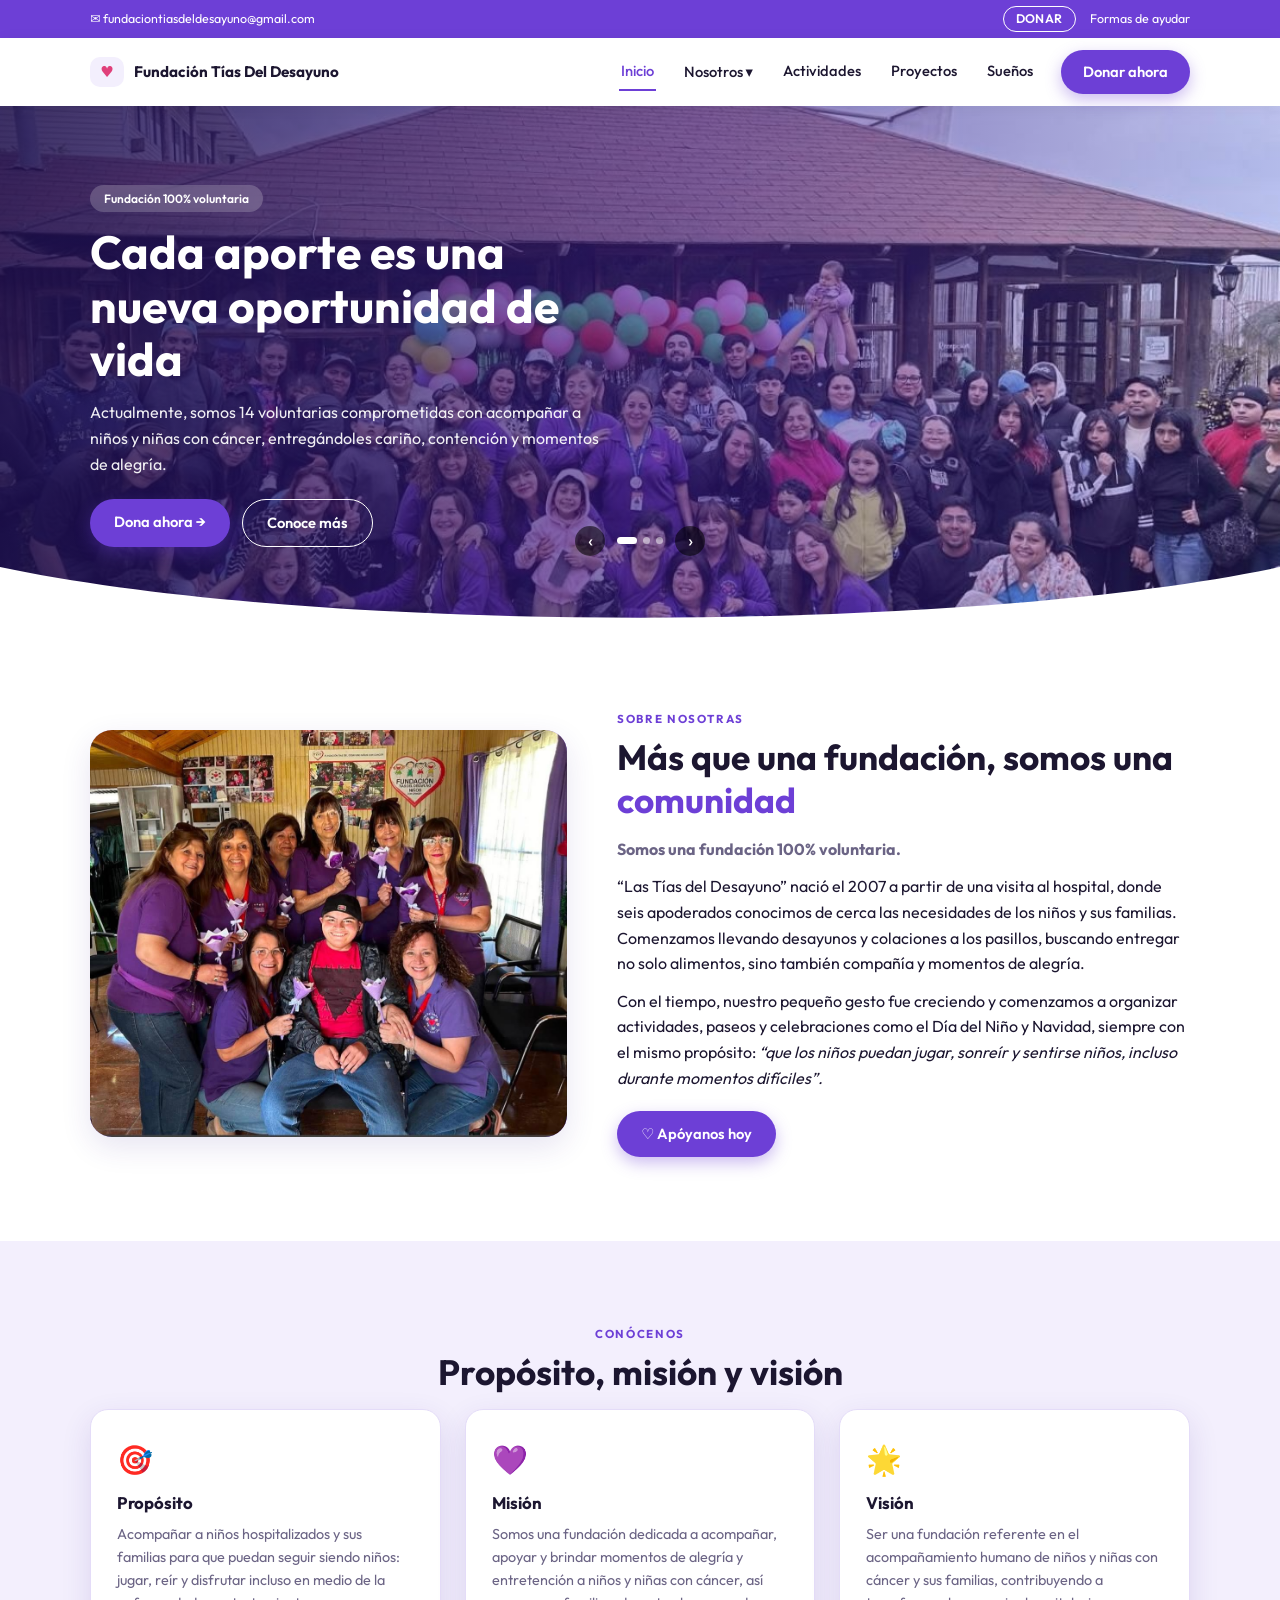
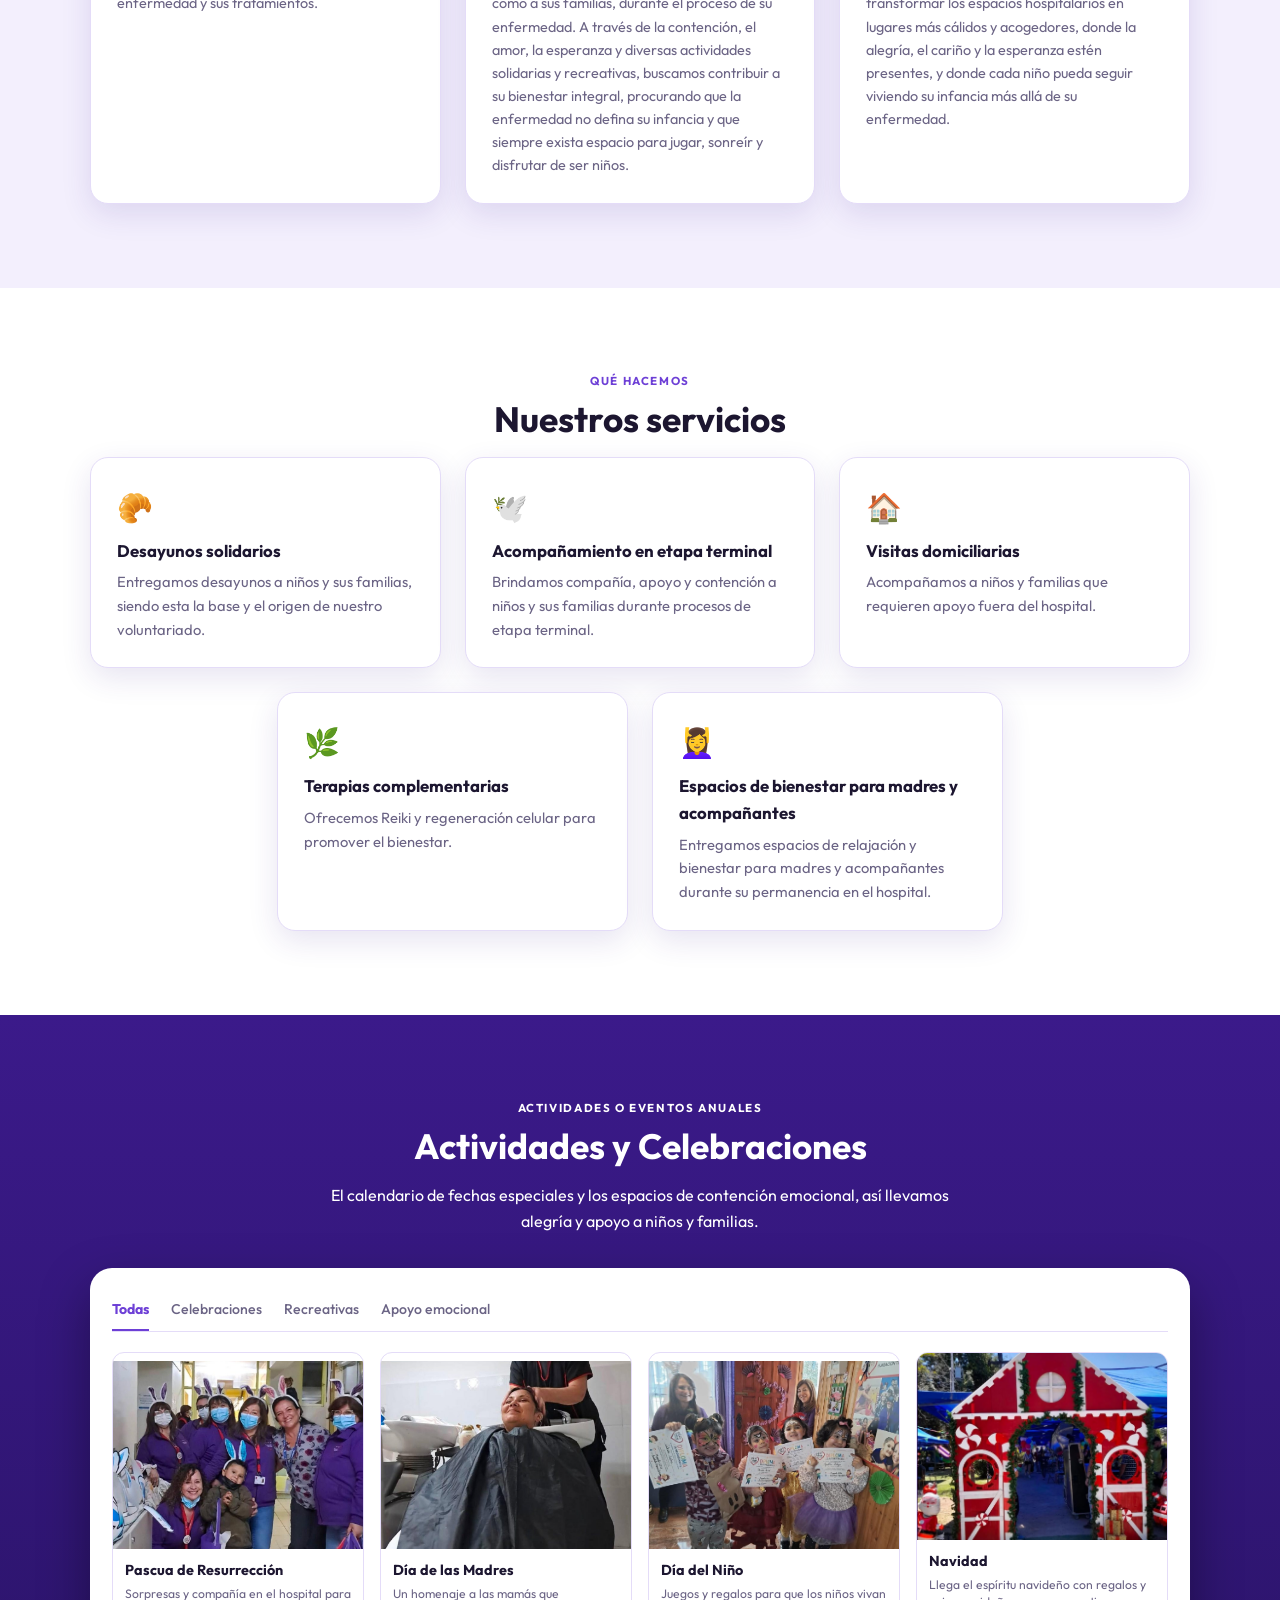
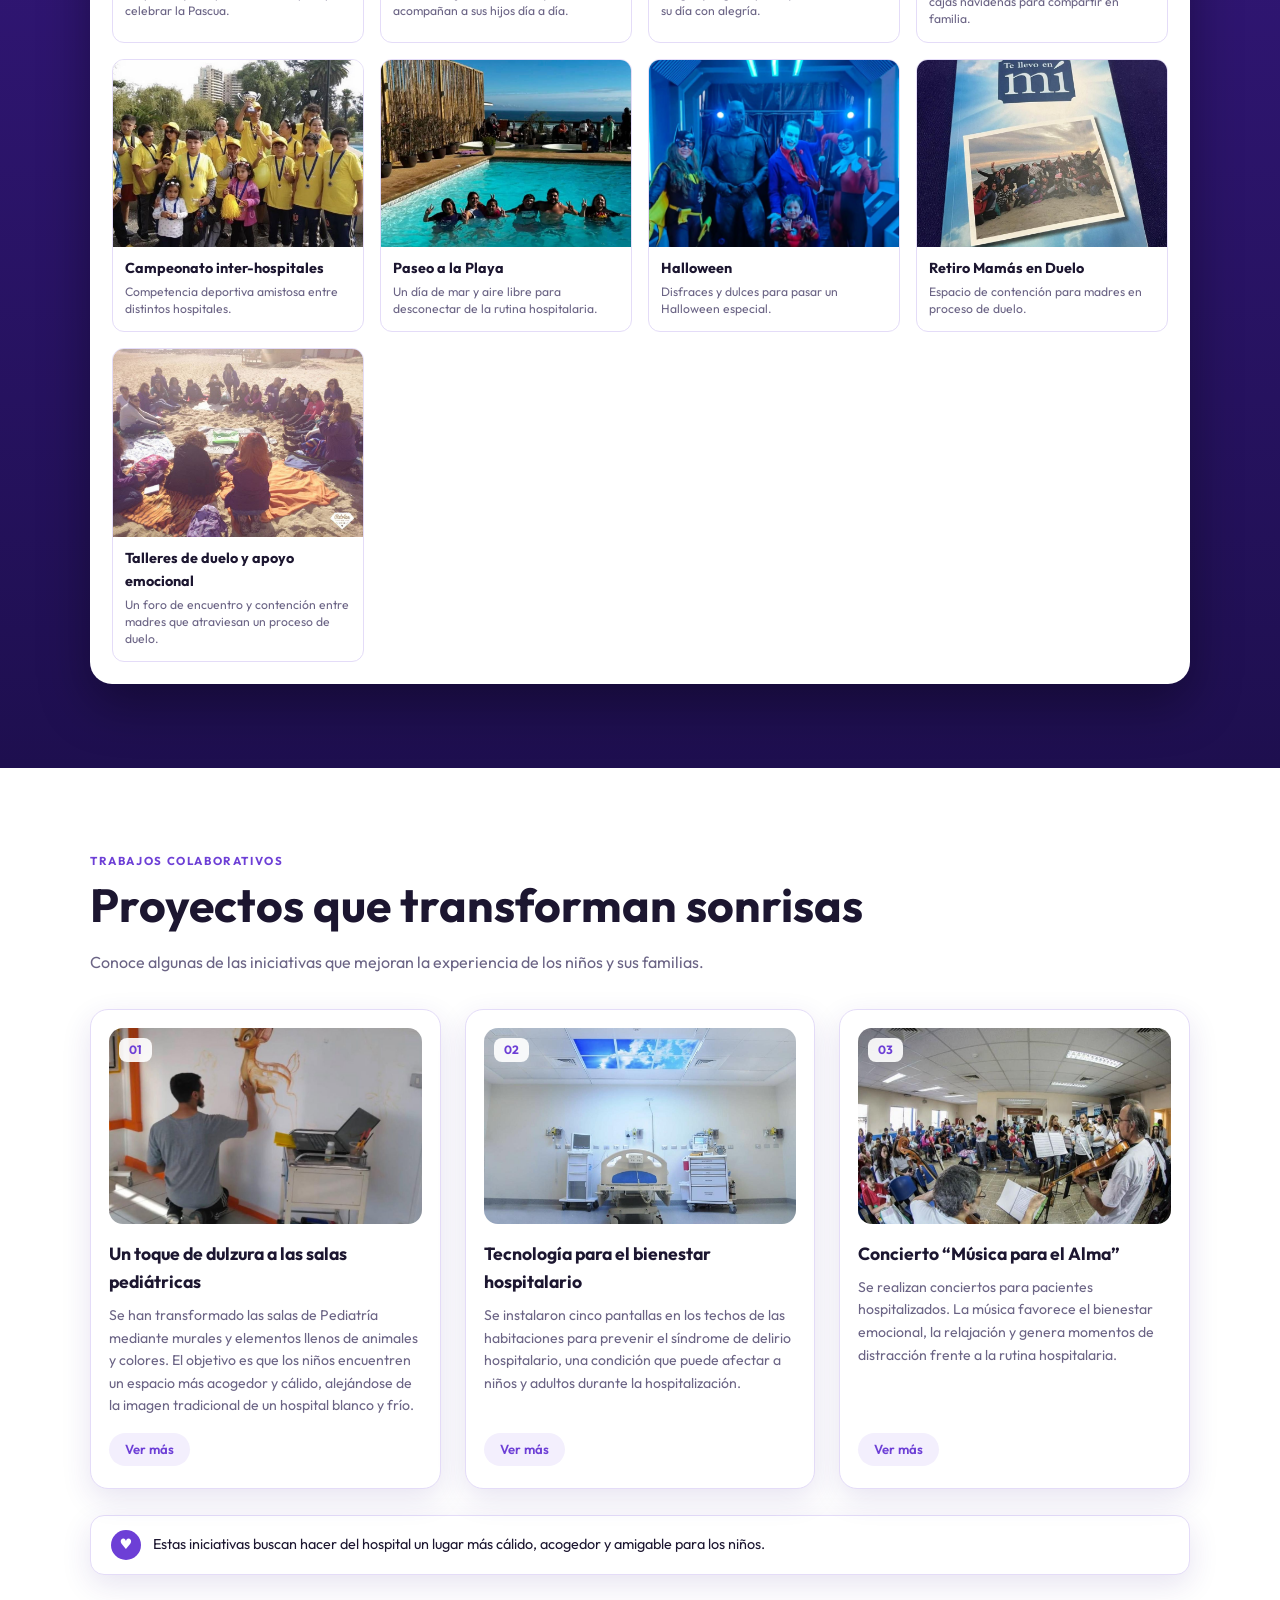
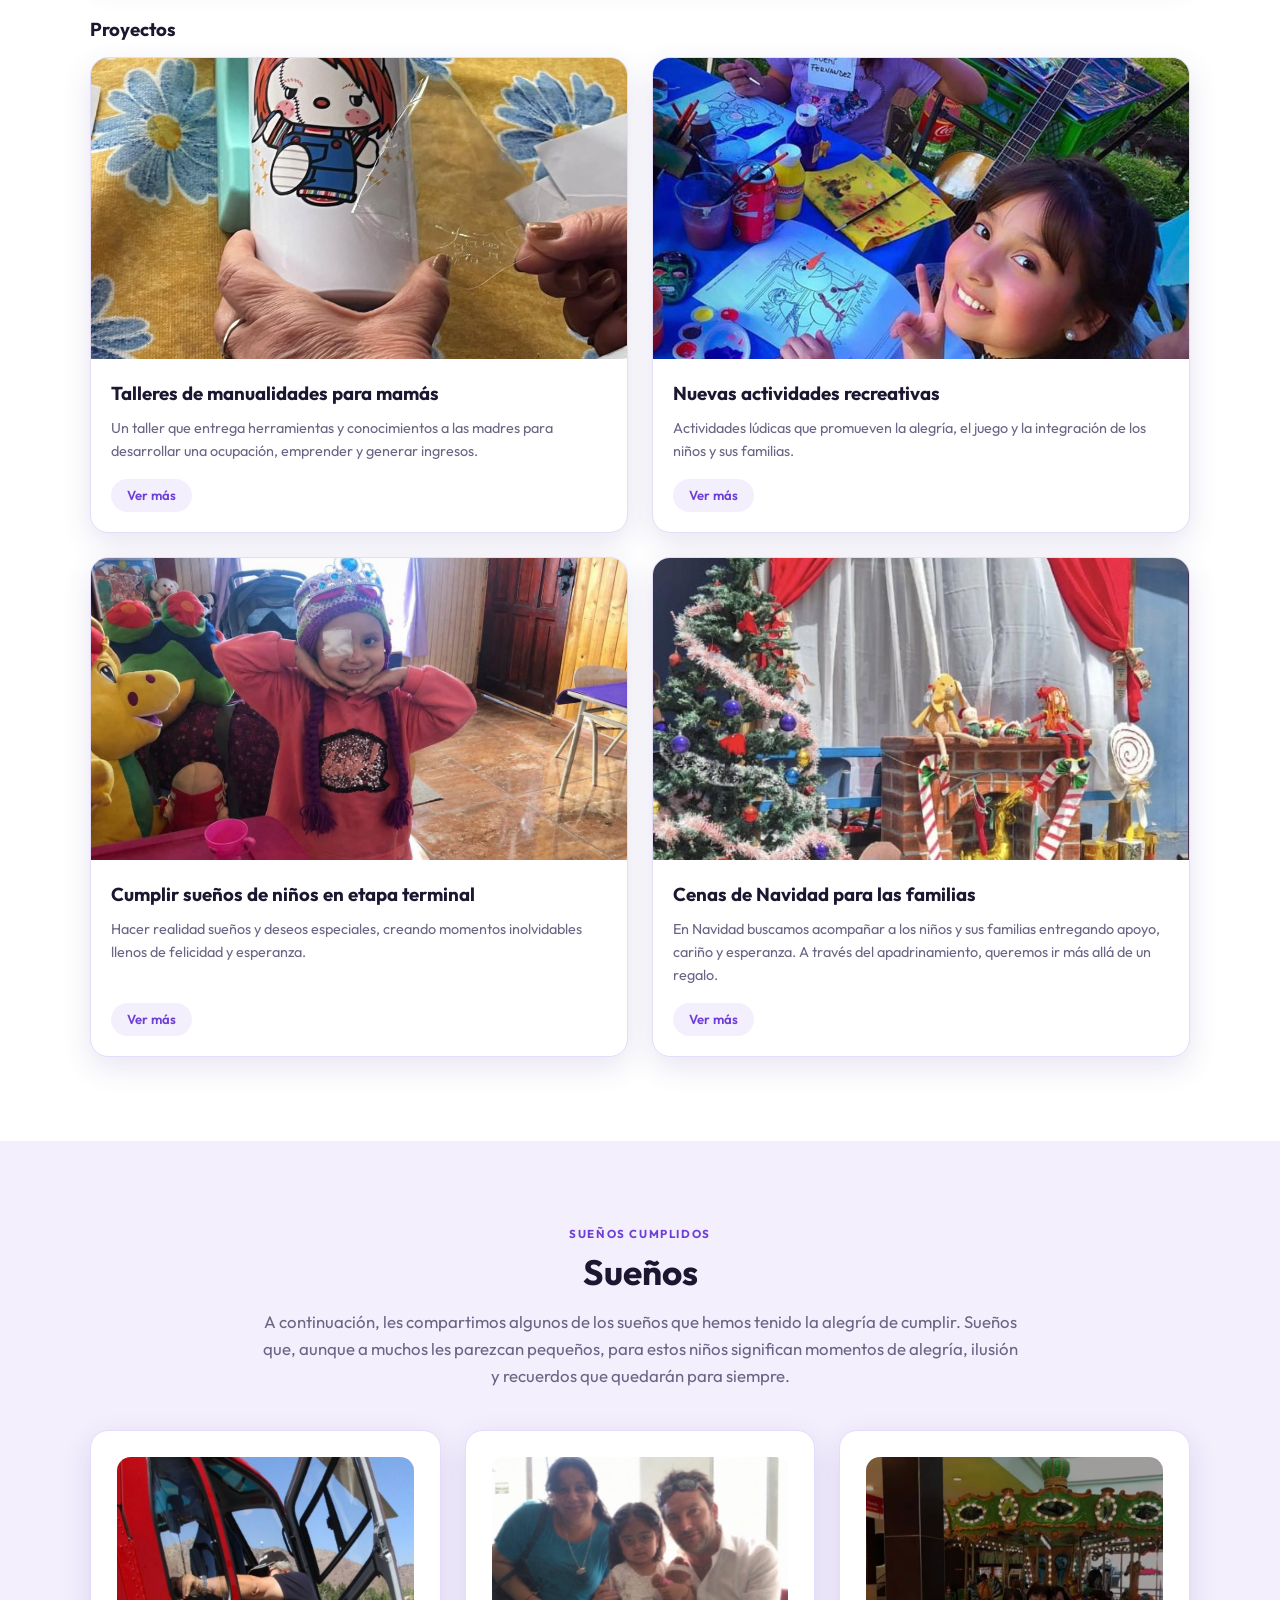
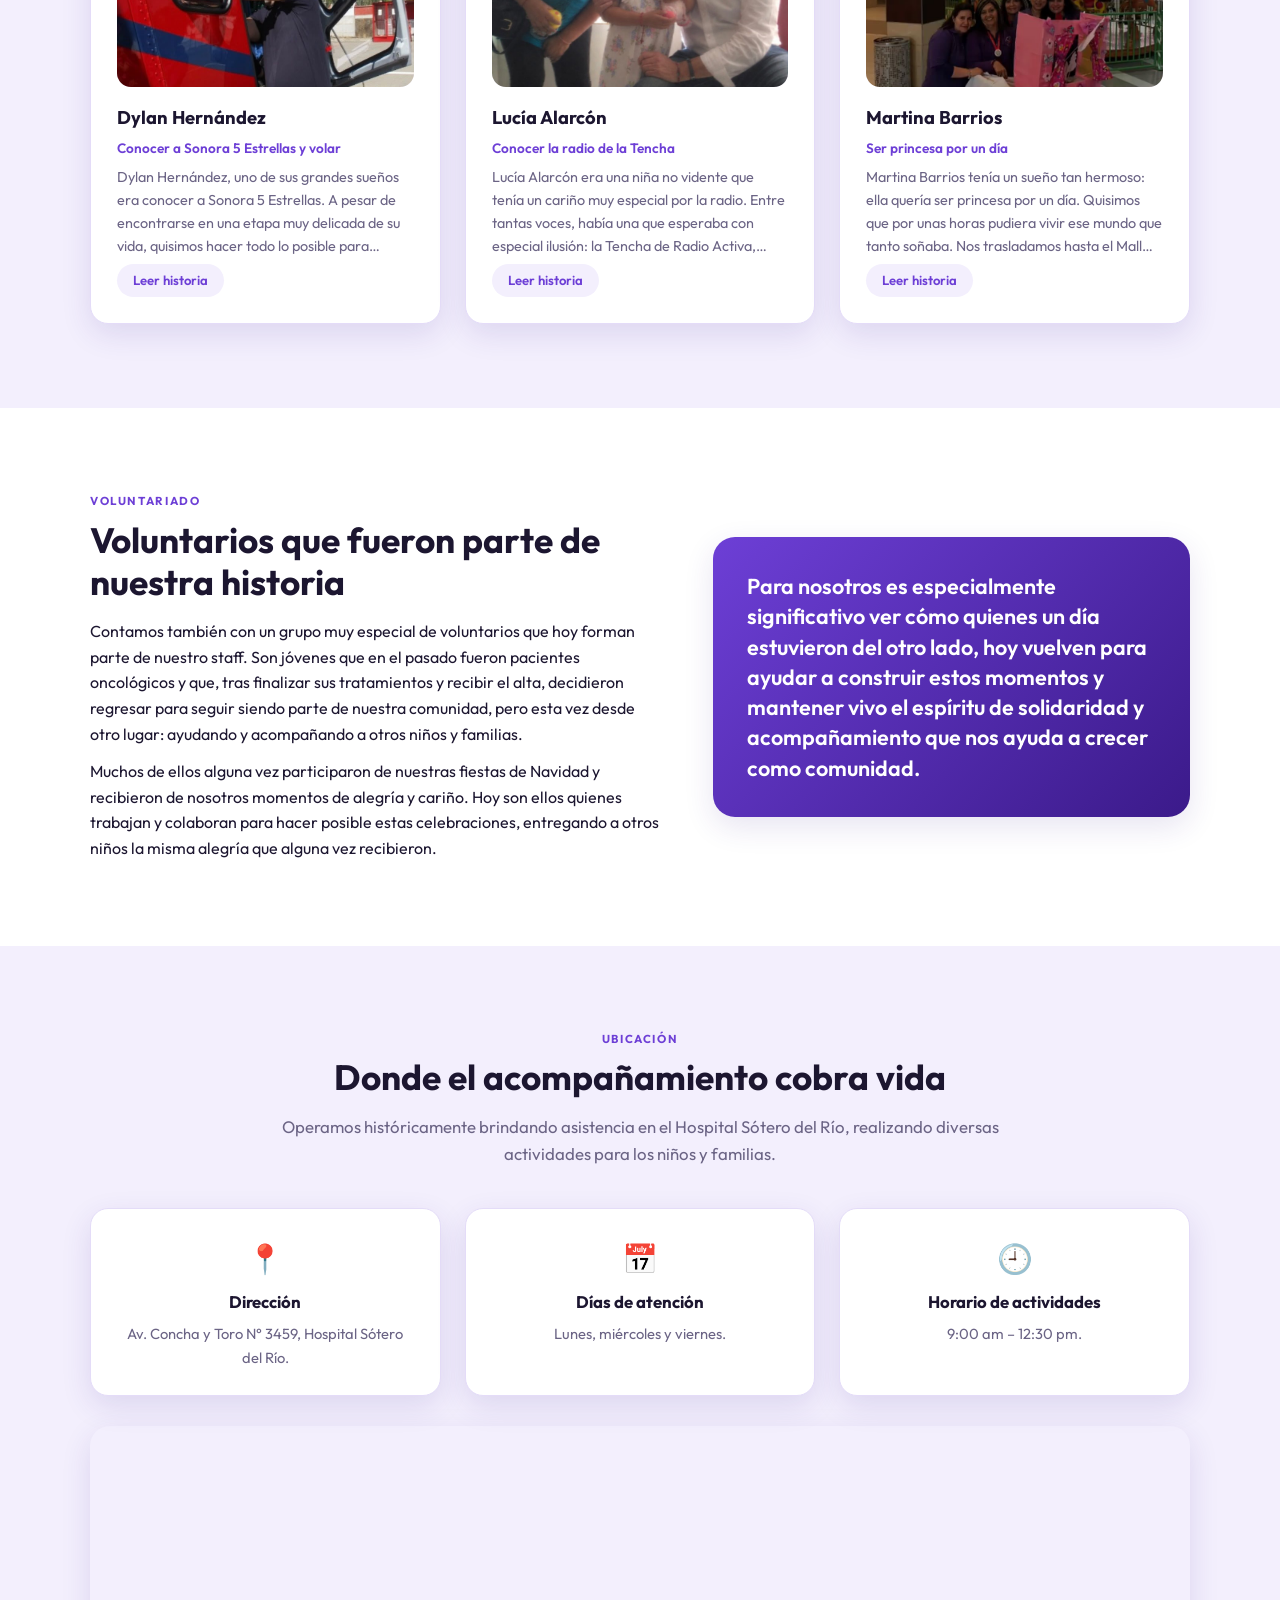
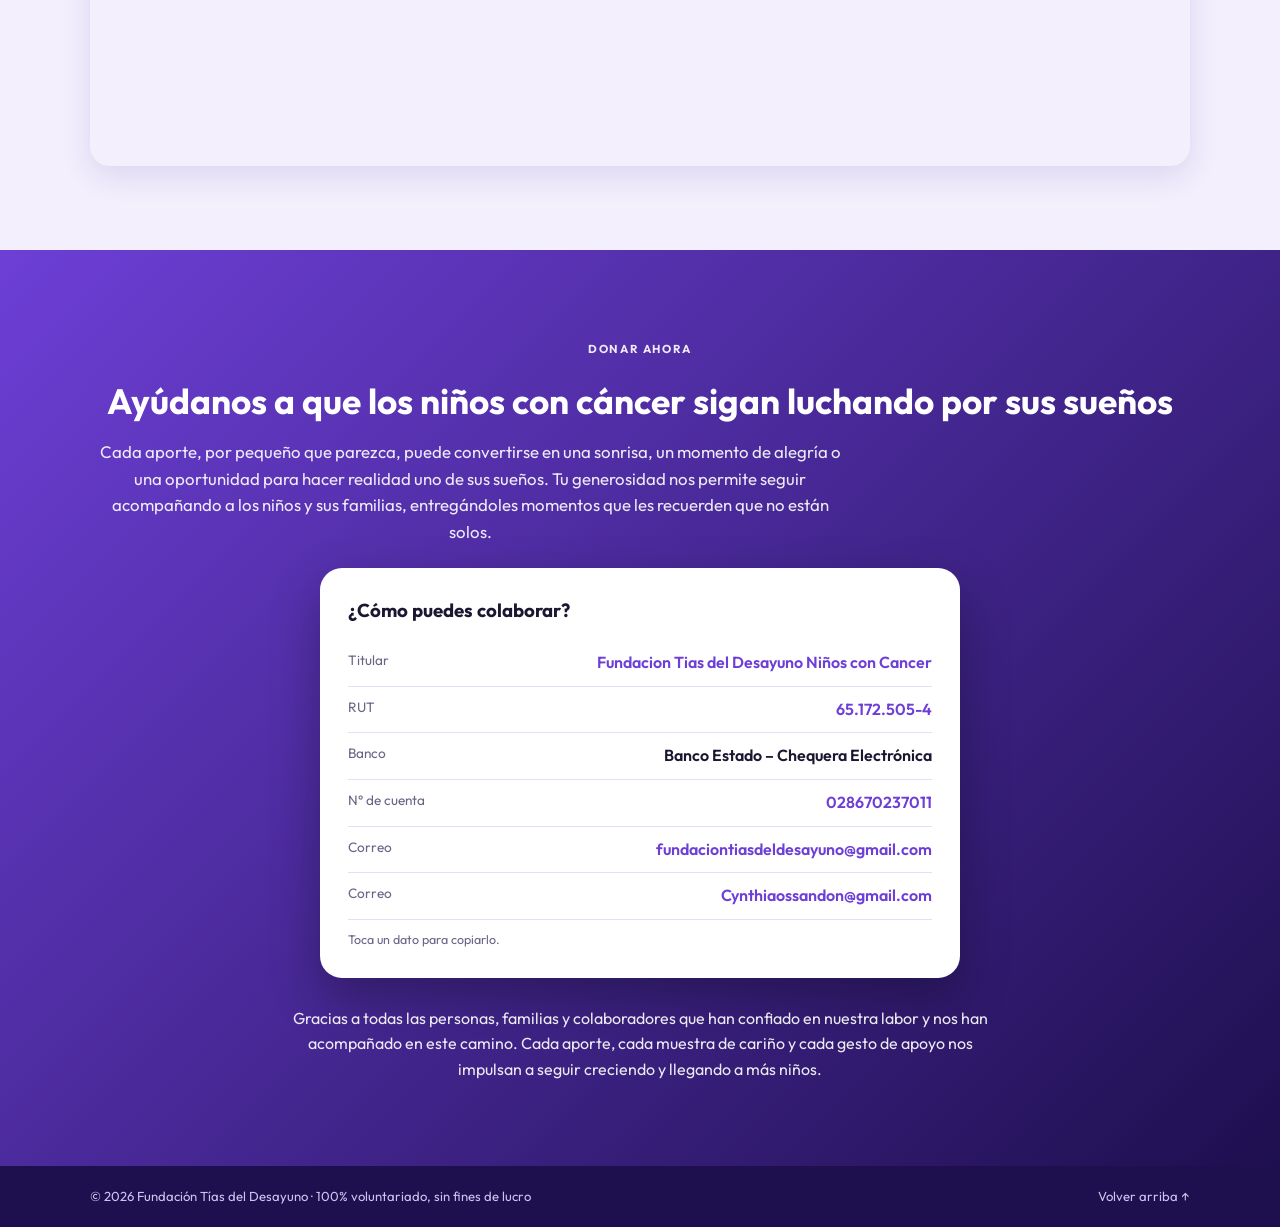
<file: index.html>
<!DOCTYPE html>
<html lang="es">
<head>
  <meta charset="UTF-8">
  <meta name="viewport" content="width=device-width, initial-scale=1">
  <title>Fundación Tías del Desayuno | Acompañamos a niños con cáncer – Hospital Sótero del Río</title>
  <meta name="description" content="Fundación Tías del Desayuno: 14 voluntarias que acompañan a niños y niñas con cáncer y a sus familias en el Hospital Sótero del Río (Puente Alto, Chile) desde 2007. Conoce cómo ayudar.">
  <link rel="canonical" href="https://tiasdeldesayuno.github.io/Tiasdeldesayuno/">
  <meta property="og:type" content="website">
  <meta property="og:locale" content="es_CL">
  <meta property="og:site_name" content="Fundación Tías del Desayuno">
  <meta property="og:url" content="https://tiasdeldesayuno.github.io/Tiasdeldesayuno/">
  <meta property="og:title" content="Fundación Tías del Desayuno">
  <meta property="og:description" content="Acompañamos a niños y niñas con cáncer y a sus familias con cariño, contención y momentos de alegría.">
  <meta property="og:image" content="https://tiasdeldesayuno.github.io/Tiasdeldesayuno/img/hero1.jpg">
  <meta name="twitter:card" content="summary_large_image">
  <!-- Verificación de Google Search Console: pega aquí la etiqueta que te entregue Google -->
  <script type="application/ld+json">
  {
    "@context": "https://schema.org",
    "@type": "NGO",
    "name": "Fundación Tías del Desayuno",
    "alternateName": "Las Tías del Desayuno",
    "url": "https://tiasdeldesayuno.github.io/Tiasdeldesayuno/",
    "logo": "https://tiasdeldesayuno.github.io/Tiasdeldesayuno/favicon.svg",
    "image": "https://tiasdeldesayuno.github.io/Tiasdeldesayuno/img/hero1.jpg",
    "description": "Fundación 100% voluntaria que acompaña a niños y niñas con cáncer y a sus familias en el Hospital Sótero del Río desde 2007.",
    "foundingDate": "2007",
    "email": "fundaciontiasdeldesayuno@gmail.com",
    "areaServed": "CL",
    "address": {
      "@type": "PostalAddress",
      "streetAddress": "Av. Concha y Toro 3459",
      "addressLocality": "Puente Alto",
      "addressRegion": "Región Metropolitana",
      "addressCountry": "CL"
    }
  }
  </script>
  <link rel="icon" href="favicon.svg" type="image/svg+xml">
  <link rel="preconnect" href="https://fonts.googleapis.com">
  <link href="https://fonts.googleapis.com/css2?family=Outfit:wght@400;500;600;700;800&display=swap" rel="stylesheet">
  <link rel="stylesheet" href="styles.css">
</head>
<body>

<div class="topbar">
  <div class="container topbar__in">
    <span>✉ fundaciontiasdeldesayuno@gmail.com</span>
    <div class="topbar__links"><a href="#donar" class="pill-outline">DONAR</a><a href="#ayudar">Formas de ayudar</a></div>
  </div>
</div>

<header class="nav">
  <div class="container nav__in">
    <a href="#inicio" class="brand"><span class="brand__logo">♥</span> Fundación Tías Del Desayuno</a>
    <button class="nav__toggle" aria-label="Abrir menú" aria-expanded="false">☰</button>
    <nav class="nav__menu" id="menu">
      <a href="#inicio" class="active">Inicio</a>
      <div class="dropdown">
        <a href="#nosotros" class="dropdown__btn">Nosotros ▾</a>
        <div class="dropdown__menu">
          <a href="#nosotros">Quiénes somos</a>
          <a href="#explora">Propósito, misión y visión</a>
          <a href="#servicios">Servicios</a>
          <a href="#voluntariado">Voluntariado</a>
          <a href="#ubicacion">Ubicación</a>
        </div>
      </div>
      <a href="#actividades">Actividades</a>
      <a href="#proyectos">Proyectos</a>
      <a href="#suenos">Sueños</a>
      <a href="#donar" class="btn btn--primary nav__cta">Donar ahora</a>
    </nav>
  </div>
</header>

<main id="inicio">

  <section class="hero" aria-label="Destacados">
    <div class="hero__slides">
      <article class="hero__slide is-active" style="--bg:url('img/hero1.jpg')">
        <div class="container hero__content">
          <span class="tag">Fundación 100% voluntaria</span>
          <h1>Cada aporte es una nueva oportunidad de vida</h1>
          <p>Actualmente, somos 14 voluntarias comprometidas con acompañar a niños y niñas con cáncer, entregándoles cariño, contención y momentos de alegría.</p>
          <div class="hero__btns"><a href="#donar" class="btn btn--primary">Dona ahora →</a><a href="#nosotros" class="btn btn--ghost">Conoce más</a></div>
        </div>
      </article>
      <article class="hero__slide" style="--bg:url('img/hero2.jpg')">
        <div class="container hero__content">
          <span class="tag">Desde 2007</span>
          <h1>Acompañando a niños y sus familias</h1>
          <p>Actualmente, somos 14 voluntarias comprometidas con acompañar a niños y niñas con cáncer, entregándoles cariño, contención y momentos de alegría.</p>
          <div class="hero__btns"><a href="#servicios" class="btn btn--primary">Nuestros servicios →</a><a href="#nosotros" class="btn btn--ghost">Conoce más</a></div>
        </div>
      </article>
      <article class="hero__slide hero__slide--banner" style="--bg:url('img/hero3.jpg')">
        <div class="container hero__content">
          <div class="banner-card">
            <p>Actualmente, somos 14 voluntarias comprometidas con acompañar a niños y niñas con cáncer, entregándoles cariño, contención y momentos de alegría.</p>
            <div class="hero__btns"><a href="#ayudar" class="btn btn--primary">Cómo ayudar →</a><a href="#nosotros" class="btn btn--ghost">Conoce más</a></div>
          </div>
        </div>
      </article>
    </div>
    <div class="hero__ctrl">
      <button class="hero__arrow" data-dir="-1" aria-label="Anterior">‹</button>
      <div class="hero__dots"></div>
      <button class="hero__arrow" data-dir="1" aria-label="Siguiente">›</button>
    </div>
    <svg class="hero__curve" viewBox="0 0 1440 80" preserveAspectRatio="none" aria-hidden="true"><path d="M0,0 C360,90 1080,90 1440,0 L1440,80 L0,80 Z" fill="#fff"/></svg>
  </section>

  <section class="section" id="nosotros">
    <div class="container about">
      <div class="about__img"><img src="img/nosotras.jpg" alt="Voluntarias de la Fundación Tías del Desayuno" loading="lazy"></div>
      <div>
        <p class="eyebrow">Sobre nosotras</p>
        <h2 class="title">Más que una fundación, somos una <span class="accent">comunidad</span></h2>
        <p class="muted"><strong>Somos una fundación 100% voluntaria.</strong></p>
        <p>“Las Tías del Desayuno” nació el 2007 a partir de una visita al hospital, donde seis apoderados conocimos de cerca las necesidades de los niños y sus familias. Comenzamos llevando desayunos y colaciones a los pasillos, buscando entregar no solo alimentos, sino también compañía y momentos de alegría.</p>
        <p>Con el tiempo, nuestro pequeño gesto fue creciendo y comenzamos a organizar actividades, paseos y celebraciones como el Día del Niño y Navidad, siempre con el mismo propósito: <em>“que los niños puedan jugar, sonreír y sentirse niños, incluso durante momentos difíciles”.</em></p>
        <a href="#donar" class="btn btn--primary">♡ Apóyanos hoy</a>
      </div>
    </div>
  </section>

  <section class="section section--soft" id="explora">
    <div class="container">
      <p class="eyebrow center">Conócenos</p>
      <h2 class="title center">Propósito, misión y visión</h2>
      <div class="grid3 mv">
        <article class="card service"><span>🎯</span><h3>Propósito</h3><p>Acompañar a niños hospitalizados y sus familias para que puedan seguir siendo niños: jugar, reír y disfrutar incluso en medio de la enfermedad y sus tratamientos.</p></article>
        <article class="card service"><span>💜</span><h3>Misión</h3><p>Somos una fundación dedicada a acompañar, apoyar y brindar momentos de alegría y entretención a niños y niñas con cáncer, así como a sus familias, durante el proceso de su enfermedad. A través de la contención, el amor, la esperanza y diversas actividades solidarias y recreativas, buscamos contribuir a su bienestar integral, procurando que la enfermedad no defina su infancia y que siempre exista espacio para jugar, sonreír y disfrutar de ser niños.</p></article>
        <article class="card service"><span>🌟</span><h3>Visión</h3><p>Ser una fundación referente en el acompañamiento humano de niños y niñas con cáncer y sus familias, contribuyendo a transformar los espacios hospitalarios en lugares más cálidos y acogedores, donde la alegría, el cariño y la esperanza estén presentes, y donde cada niño pueda seguir viviendo su infancia más allá de su enfermedad.</p></article>
      </div>
    </div>
  </section>

  <section class="section" id="servicios">
    <div class="container">
      <p class="eyebrow center">Qué hacemos</p>
      <h2 class="title center">Nuestros servicios</h2>
      <div class="grid3 services-grid">
        <article class="card service"><span>🥐</span><h3>Desayunos solidarios</h3><p>Entregamos desayunos a niños y sus familias, siendo esta la base y el origen de nuestro voluntariado.</p></article>
        <article class="card service"><span>🕊️</span><h3>Acompañamiento en etapa terminal</h3><p>Brindamos compañía, apoyo y contención a niños y sus familias durante procesos de etapa terminal.</p></article>
        <article class="card service"><span>🏠</span><h3>Visitas domiciliarias</h3><p>Acompañamos a niños y familias que requieren apoyo fuera del hospital.</p></article>
        <article class="card service"><span>🌿</span><h3>Terapias complementarias</h3><p>Ofrecemos Reiki y regeneración celular para promover el bienestar.</p></article>
        <article class="card service"><span>💆‍♀️</span><h3>Espacios de bienestar para madres y acompañantes</h3><p>Entregamos espacios de relajación y bienestar para madres y acompañantes durante su permanencia en el hospital.</p></article>
      </div>
    </div>
  </section>

  <section class="section activities" id="actividades">
    <div class="container">
      <p class="eyebrow center light">Actividades o eventos anuales</p>
      <h2 class="title center light">Actividades y Celebraciones</h2>
      <p class="subtitle center light">El calendario de fechas especiales y los espacios de contención emocional, así llevamos alegría y apoyo a niños y familias.</p>
      <div class="panel">
        <div class="tabs" role="tablist">
          <button class="tab is-active" data-filter="all">Todas</button>
          <button class="tab" data-filter="cel">Celebraciones</button>
          <button class="tab" data-filter="rec">Recreativas</button>
          <button class="tab" data-filter="apo">Apoyo emocional</button>
        </div>
        <div class="acts" id="acts"></div>
      </div>
    </div>
  </section>

  <section class="section" id="proyectos">
    <div class="container">
      <div class="projects__head">
        <div>
          <p class="eyebrow">Trabajos colaborativos</p>
          <h2 class="title big">Proyectos que transforman sonrisas</h2>
          <p class="subtitle">Conoce algunas de las iniciativas que mejoran la experiencia de los niños y sus familias.</p>
        </div>
        <div class="projects__art" aria-hidden="true"></div>
      </div>
      <div class="grid3" id="projects"></div>
      <div class="note"><span class="note__ico">♥</span> Estas iniciativas buscan hacer del hospital un lugar más cálido, acogedor y amigable para los niños.</div>

      <h3 class="subhead">Proyectos</h3>
      <div class="grid2" id="next"></div>
    </div>
  </section>

  <section class="section section--soft" id="suenos">
    <div class="container">
      <p class="eyebrow center">Sueños cumplidos</p>
      <h2 class="title center">Sueños</h2>
      <p class="lead center">A continuación, les compartimos algunos de los sueños que hemos tenido la alegría de cumplir. Sueños que, aunque a muchos les parezcan pequeños, para estos niños significan momentos de alegría, ilusión y recuerdos que quedarán para siempre.</p>
      <div class="grid3" id="dreams"></div>
    </div>
  </section>

  <section class="section" id="voluntariado">
    <div class="container split">
      <div>
        <p class="eyebrow">Voluntariado</p>
        <h2 class="title">Voluntarios que fueron parte de nuestra historia</h2>
        <p>Contamos también con un grupo muy especial de voluntarios que hoy forman parte de nuestro staff. Son jóvenes que en el pasado fueron pacientes oncológicos y que, tras finalizar sus tratamientos y recibir el alta, decidieron regresar para seguir siendo parte de nuestra comunidad, pero esta vez desde otro lugar: ayudando y acompañando a otros niños y familias.</p>
        <p>Muchos de ellos alguna vez participaron de nuestras fiestas de Navidad y recibieron de nosotros momentos de alegría y cariño. Hoy son ellos quienes trabajan y colaboran para hacer posible estas celebraciones, entregando a otros niños la misma alegría que alguna vez recibieron.</p>
      </div>
      <blockquote class="quote">Para nosotros es especialmente significativo ver cómo quienes un día estuvieron del otro lado, hoy vuelven para ayudar a construir estos momentos y mantener vivo el espíritu de solidaridad y acompañamiento que nos ayuda a crecer como comunidad.</blockquote>
    </div>
  </section>

  <section class="section section--soft" id="ubicacion">
    <div class="container">
      <p class="eyebrow center">Ubicación</p>
      <h2 class="title center">Donde el acompañamiento cobra vida</h2>
      <p class="lead center">Operamos históricamente brindando asistencia en el Hospital Sótero del Río, realizando diversas actividades para los niños y familias.</p>
      <div class="grid3 info">
        <div class="card service"><span>📍</span><h3>Dirección</h3><p>Av. Concha y Toro N° 3459, Hospital Sótero del Río.</p></div>
        <div class="card service"><span>📅</span><h3>Días de atención</h3><p>Lunes, miércoles y viernes.</p></div>
        <div class="card service"><span>🕘</span><h3>Horario de actividades</h3><p>9:00 am – 12:30 pm.</p></div>
      </div>
      <div class="map"><iframe title="Mapa Hospital Sótero del Río" loading="lazy" referrerpolicy="no-referrer-when-downgrade" src="https://www.google.com/maps?q=Av.+Concha+y+Toro+3459,+Puente+Alto,+Chile&output=embed"></iframe></div>
    </div>
  </section>

  <section class="section cta" id="donar">
    <div class="container">
      <p class="eyebrow center light">Donar ahora</p>
      <h2 class="title center light">Ayúdanos a que los niños con cáncer sigan luchando por sus sueños</h2>
      <p class="lead center light">Cada aporte, por pequeño que parezca, puede convertirse en una sonrisa, un momento de alegría o una oportunidad para hacer realidad uno de sus sueños. Tu generosidad nos permite seguir acompañando a los niños y sus familias, entregándoles momentos que les recuerden que no están solos.</p>
      <div class="bank" id="ayudar">
        <h3>¿Cómo puedes colaborar?</h3>
        <dl>
          <div><dt>Titular</dt><dd data-copy>Fundacion Tias del Desayuno Niños con Cancer</dd></div>
          <div><dt>RUT</dt><dd data-copy>65.172.505-4</dd></div>
          <div><dt>Banco</dt><dd>Banco Estado – Chequera Electrónica</dd></div>
          <div><dt>N° de cuenta</dt><dd data-copy>028670237011</dd></div>
          <div><dt>Correo</dt><dd data-copy>fundaciontiasdeldesayuno@gmail.com</dd></div>
          <div><dt>Correo</dt><dd data-copy>Cynthiaossandon@gmail.com</dd></div>
        </dl>
        <p class="hint">Toca un dato para copiarlo.</p>
      </div>
      <p class="thanks">Gracias a todas las personas, familias y colaboradores que han confiado en nuestra labor y nos han acompañado en este camino. Cada aporte, cada muestra de cariño y cada gesto de apoyo nos impulsan a seguir creciendo y llegando a más niños.</p>
    </div>
  </section>
</main>

<footer class="footer">
  <div class="container footer__in">
    <span>© 2026 Fundación Tías del Desayuno · 100% voluntariado, sin fines de lucro</span>
    <a href="#inicio">Volver arriba ↑</a>
  </div>
</footer>

<div class="modal" id="modal" hidden>
  <div class="modal__box" role="dialog" aria-modal="true" aria-labelledby="modal-title">
    <button class="modal__close" aria-label="Cerrar">×</button>
    <div class="gallery" id="modal-media"></div>
    <h3 id="modal-title"></h3>
    <div id="modal-body"></div>
  </div>
</div>
<div class="toast" id="toast" role="status" aria-live="polite"></div>

<script src="script.js"></script>
</body>
</html>
</file>
<file: styles.css>
:root{
  --p:#6d3fd6; --p-dark:#3b1a8a; --p-deep:#1e0f4f; --p-soft:#f3effd; --p-line:#e4dcf8;
  --ink:#1c1630; --muted:#6b6485; --bg:#fff; --card:#fff;
  --r:18px; --shadow:0 10px 30px rgba(60,30,140,.12);
}
*{box-sizing:border-box;margin:0;padding:0}
html{scroll-behavior:smooth;scroll-padding-top:90px}
body{font-family:'Outfit',system-ui,sans-serif;color:var(--ink);background:var(--bg);line-height:1.6;-webkit-font-smoothing:antialiased}
img{max-width:100%;display:block}
a{color:inherit;text-decoration:none}
button{font:inherit;cursor:pointer;border:0;background:none;color:inherit}
.container{width:min(1100px,100% - 32px);margin-inline:auto}
.center{text-align:center}.muted{color:var(--muted)}.accent{color:var(--p)}

/* topbar */
.topbar{background:var(--p);color:#fff;font-size:.78rem}
.topbar__in{display:flex;justify-content:space-between;align-items:center;padding:6px 0}
.topbar__social,.topbar__links{display:flex;gap:14px;align-items:center}
.topbar a:hover{opacity:.8}
.pill-outline{border:1px solid #fff;border-radius:99px;padding:2px 12px;font-weight:600;letter-spacing:.04em}

/* nav */
.nav{position:sticky;top:0;z-index:50;background:#fff;box-shadow:0 2px 14px rgba(0,0,0,.06)}
.nav__in{display:flex;align-items:center;justify-content:space-between;height:68px}
.brand{display:flex;align-items:center;gap:10px;font-weight:700;font-size:.95rem}
.brand__logo{display:grid;place-items:center;width:34px;height:30px;border-radius:10px;background:var(--p-soft);color:#e0407a}
.nav__menu{display:flex;align-items:center;gap:26px;font-weight:500;font-size:.92rem}
.nav__menu>a:not(.btn),.dropdown__btn{padding:6px 2px;border-bottom:2px solid transparent}
.nav__menu a.active{color:var(--p);border-color:var(--p)}
.nav__toggle{display:none;font-size:1.6rem}
.dropdown{position:relative}
.dropdown__menu{position:absolute;top:100%;left:-10px;min-width:230px;background:#fff;border-radius:14px;box-shadow:var(--shadow);padding:8px;opacity:0;visibility:hidden;transform:translateY(6px);transition:.2s}
.dropdown:hover .dropdown__menu,.dropdown:focus-within .dropdown__menu{opacity:1;visibility:visible;transform:none}
.dropdown__menu a{display:block;padding:9px 12px;border-radius:10px}
.dropdown__menu a:hover{background:var(--p-soft);color:var(--p)}

/* buttons */
.btn{display:inline-block;padding:11px 24px;border-radius:99px;font-weight:600;font-size:.92rem;transition:.2s}
.btn--primary{background:var(--p);color:#fff;box-shadow:0 6px 16px rgba(109,63,214,.35)}
.btn--primary:hover{background:var(--p-dark);transform:translateY(-1px)}
.btn--ghost{border:1.5px solid #fff;color:#fff}
.btn--ghost:hover{background:#fff;color:var(--p-dark)}
.btn--white{background:#fff;color:var(--p-dark)}
.nav__cta{padding:10px 22px}

/* hero */
.hero{position:relative;color:#fff;background:var(--p-deep);overflow:hidden}
.hero__slides{position:relative;min-height:520px}
.hero__slide{position:absolute;inset:0;opacity:0;transition:opacity .8s;display:flex;align-items:center;
  background:linear-gradient(90deg,rgba(30,15,79,.85) 0%,rgba(60,26,138,.55) 55%,rgba(109,63,214,.2) 100%),var(--bg) center/cover,linear-gradient(135deg,#4c24a8,#8a5cf0)}
.hero__slide.is-active{opacity:1;z-index:1}
.hero__content{max-width:1100px}
.hero__content>*{max-width:520px}
.tag{display:inline-block;background:rgba(255,255,255,.2);backdrop-filter:blur(4px);padding:4px 14px;border-radius:99px;font-size:.75rem;font-weight:600;margin-bottom:14px}
.hero h1{font-size:clamp(1.9rem,4.5vw,2.9rem);line-height:1.15;margin-bottom:14px}
.hero p{opacity:.92;margin-bottom:22px}
.hero__btns{display:flex;gap:12px;flex-wrap:wrap}
.hero__ctrl{position:absolute;z-index:3;bottom:70px;left:50%;transform:translateX(-50%);display:flex;align-items:center;gap:12px}
.hero__arrow{width:30px;height:30px;border-radius:50%;background:rgba(0,0,0,.55);color:#fff;font-size:1.2rem;line-height:1}
.hero__dots{display:flex;gap:6px}
.hero__dots button{width:7px;height:7px;border-radius:50%;background:rgba(255,255,255,.5)}
.hero__dots button.on{background:#fff;width:20px;border-radius:99px}
.hero__curve{position:absolute;bottom:-1px;left:0;width:100%;height:60px;z-index:2}

/* sections */
.section{padding:84px 0}
.section--soft{background:var(--p-soft)}
.eyebrow{text-transform:uppercase;letter-spacing:.14em;font-size:.72rem;font-weight:700;color:var(--p);margin-bottom:8px}
.title{font-size:clamp(1.6rem,3.2vw,2.2rem);line-height:1.2;font-weight:700;margin-bottom:16px}
.title.big{font-size:clamp(2rem,4.5vw,2.9rem)}
.subtitle{color:var(--muted);max-width:620px;margin-bottom:34px}
.subtitle.center,.lead.center{margin-inline:auto}
.lead{max-width:760px;color:var(--muted);margin-bottom:40px;font-size:1.05rem}
.light{color:#fff!important}.eyebrow.light{color:#cdb9ff}
.section p+p{margin-top:12px}
.card{background:var(--card);border-radius:var(--r);box-shadow:var(--shadow);border:1px solid var(--p-line)}
.grid3{display:grid;grid-template-columns:repeat(3,1fr);gap:24px}

/* news */
.news{display:grid;grid-template-columns:repeat(3,1fr);gap:20px;margin-top:30px}
.news__card{padding:22px}.news__card h3{margin:10px 0 6px;font-size:1.05rem}.news__card p{color:var(--muted);font-size:.92rem}
.chip{background:var(--p-soft);color:var(--p);font-size:.72rem;font-weight:700;padding:3px 12px;border-radius:99px}

/* about */
.about{display:grid;grid-template-columns:1fr 1.2fr;gap:50px;align-items:center}
.about__img{border-radius:22px;overflow:hidden;box-shadow:var(--shadow);aspect-ratio:4/3;background:linear-gradient(135deg,#c9b4ff,#8a5cf0)}
.about__img img,.about__img .ph{width:100%;height:100%;object-fit:cover}
.about__img{aspect-ratio:auto}.about__img img{height:auto}
.about .btn{margin-top:20px}
.ph{display:grid;place-items:center;font-size:3rem;background:linear-gradient(135deg,#c9b4ff,#8a5cf0)}

/* explore */
.explore__card{padding:34px 24px;text-align:center;transition:.25s}
.explore__card:hover{transform:translateY(-6px)}
.icon{font-size:2.2rem;margin-bottom:10px}
.explore__card h3{margin-bottom:6px}.explore__card p{color:var(--muted);font-size:.92rem;margin-bottom:18px}
.round{display:inline-grid;place-items:center;width:34px;height:34px;border-radius:50%;background:var(--p);color:#fff}

/* services */
.service{padding:26px}.service span{font-size:1.8rem}.service h3{margin:8px 0 6px;font-size:1.05rem}.service p{color:var(--muted);font-size:.92rem}

/* activities */
.activities{background:linear-gradient(180deg,var(--p-dark),var(--p-deep))}
.panel{background:#fff;border-radius:22px;padding:22px;box-shadow:0 20px 50px rgba(0,0,0,.35)}
.tabs{display:flex;gap:22px;border-bottom:1px solid var(--p-line);margin-bottom:20px;overflow-x:auto}
.tab{padding:8px 0;font-size:.88rem;font-weight:500;color:var(--muted);border-bottom:2px solid transparent;white-space:nowrap}
.tab.is-active{color:var(--p);border-color:var(--p);font-weight:700}
.acts{display:grid;grid-template-columns:repeat(4,1fr);gap:16px}
.act{border:1px solid var(--p-line);border-radius:12px;overflow:hidden;background:#fff;cursor:pointer;transition:.2s;text-align:left}
.act:hover{transform:translateY(-4px);box-shadow:var(--shadow)}
.act__img{aspect-ratio:4/3;position:relative;overflow:hidden}
.act__img img,.act__img .ph{width:100%;height:100%;object-fit:cover}
.act__body{padding:10px 12px 14px}.act__body h4{font-size:.9rem}.act__body p{font-size:.76rem;color:var(--muted);line-height:1.4;margin-top:3px}

/* projects */
.projects__head{display:flex;justify-content:space-between;align-items:center;gap:20px}
.projects__art{font-size:3.6rem;white-space:nowrap}
.pcard{padding:18px 18px 22px;display:flex;flex-direction:column}
.pcard__img{aspect-ratio:16/10;border-radius:14px;margin-bottom:16px;position:relative;overflow:hidden}
.pcard__img .num{position:absolute;top:10px;left:10px;background:rgba(255,255,255,.9);color:var(--p);font-weight:700;font-size:.75rem;padding:2px 10px;border-radius:8px;z-index:1}
.pcard__img img,.pcard__img .ph{width:100%;height:100%;object-fit:cover}
.pcard h3{margin-bottom:8px;font-size:1.1rem}
.pcard p{font-size:.88rem;color:var(--muted);display:-webkit-box;-webkit-line-clamp:5;-webkit-box-orient:vertical;overflow:hidden;margin-bottom:16px}
.more{align-self:flex-start;background:var(--p-soft);color:var(--p);font-weight:600;font-size:.82rem;padding:6px 16px;border-radius:99px;margin-top:auto}
.more:hover{background:var(--p);color:#fff}
.note{display:flex;align-items:center;gap:12px;margin-top:26px;padding:14px 20px;border-radius:14px;background:#fff;border:1px solid var(--p-line);box-shadow:var(--shadow);font-size:.9rem}
.note__ico{display:grid;place-items:center;width:30px;height:30px;border-radius:50%;background:var(--p);color:#fff;flex:none}
.subhead{margin:40px 0 12px}
.pills{list-style:none;display:flex;flex-wrap:wrap;gap:10px}
.pills li{background:var(--p-soft);color:var(--p-dark);padding:8px 18px;border-radius:99px;font-size:.9rem;font-weight:500}

/* dreams */
.dream{padding:26px;display:flex;flex-direction:column;gap:6px}
.dream .ph{height:150px;border-radius:14px;margin-bottom:10px;font-size:2.6rem;overflow:hidden}

.dream h3{font-size:1.15rem}.dream .tagline{color:var(--p);font-weight:600;font-size:.85rem}
.dream p{font-size:.9rem;color:var(--muted);display:-webkit-box;-webkit-line-clamp:4;-webkit-box-orient:vertical;overflow:hidden}

/* split / quotes */
.split{display:grid;grid-template-columns:1.2fr 1fr;gap:50px;align-items:center}
.quote{font-size:1.35rem;font-weight:600;line-height:1.4;padding:34px;border-radius:22px;background:linear-gradient(135deg,var(--p),var(--p-dark));color:#fff;box-shadow:var(--shadow)}
.split .btn{margin-top:20px}

/* CTA */
.cta{background:linear-gradient(135deg,var(--p),var(--p-deep));color:#fff}
.cta__in{display:grid;grid-template-columns:1.3fr 1fr;gap:40px;align-items:center}
.cta p.light{margin:6px 0 22px;opacity:.9}
.cta__loc{background:rgba(255,255,255,.12);padding:24px;border-radius:18px}
.cta__loc h3{margin-bottom:8px}

.footer{background:var(--p-deep);color:#cfc3ee;font-size:.82rem;padding:20px 0}
.footer__in{display:flex;justify-content:space-between;flex-wrap:wrap;gap:10px}

/* modal */
.modal{position:fixed;inset:0;background:rgba(20,10,50,.65);display:grid;place-items:center;z-index:100;padding:16px;backdrop-filter:blur(3px)}
.modal[hidden]{display:none}
.modal__box{background:#fff;border-radius:22px;max-width:620px;width:100%;max-height:88vh;overflow:auto;padding:30px;position:relative}
.modal__box h3{margin-bottom:12px;font-size:1.4rem}
.modal__box p{margin-bottom:12px;color:#3d3556}

.modal__close{position:absolute;top:12px;right:16px;font-size:1.8rem;line-height:1;color:var(--muted)}

/* responsive */
@media(max-width:900px){
  .grid3,.news{grid-template-columns:1fr}
  .acts{grid-template-columns:repeat(2,1fr)}
  .about,.split,.cta__in{grid-template-columns:1fr}
  .projects__art{display:none}
  .nav__toggle{display:block}
  .nav__menu{position:absolute;top:68px;left:0;right:0;background:#fff;flex-direction:column;align-items:flex-start;padding:16px;gap:12px;box-shadow:0 10px 20px rgba(0,0,0,.08);display:none}
  .nav__menu.open{display:flex}
  .dropdown__menu{position:static;opacity:1;visibility:visible;transform:none;box-shadow:none;padding:0 0 0 10px}
  .topbar__links a:not(.pill-outline){display:none}
}

/* extras v2 */
.grid2{display:grid;grid-template-columns:repeat(2,1fr);gap:24px}
.mv .service p{font-size:.9rem}
.nxt{display:flex;flex-direction:column;overflow:hidden}
.nxt__img{aspect-ratio:16/9;overflow:hidden}.nxt__img img{width:100%;height:100%;object-fit:cover}
.nxt__body{padding:20px;display:flex;flex-direction:column;gap:8px;flex:1}
.nxt__body p{color:var(--muted);font-size:.9rem;margin-bottom:8px}
.act__img img{transition:transform .4s}.act:hover .act__img img{transform:scale(1.05)}
.info .service{text-align:center}
.map{margin-top:30px;border-radius:20px;overflow:hidden;box-shadow:var(--shadow);height:340px}.map iframe{width:100%;height:100%;border:0}
.bank{max-width:640px;margin:0 auto 28px;background:#fff;color:var(--ink);border-radius:22px;padding:28px;box-shadow:0 20px 50px rgba(0,0,0,.3)}
.bank h3{margin-bottom:14px}
.bank dl>div{display:flex;justify-content:space-between;gap:16px;padding:10px 0;border-bottom:1px solid var(--p-line);flex-wrap:wrap}
.bank dt{color:var(--muted);font-size:.85rem}.bank dd{font-weight:600;word-break:break-all;text-align:right}
.bank dd[data-copy]{cursor:pointer;color:var(--p)}.bank dd[data-copy]:hover{text-decoration:underline}
.hint{font-size:.78rem;color:var(--muted);margin-top:10px}
.thanks{max-width:720px;margin:0 auto;text-align:center;opacity:.9}
.lead.light{color:#e6dcff;margin-inline:auto}
.gallery{position:relative;border-radius:14px;overflow:hidden;margin-bottom:16px;background:var(--p-soft)}
.gallery[hidden]{display:none}
.gallery img{display:none;width:100%;max-height:420px;object-fit:contain;background:#f6f3ff}
.gallery img.on{display:block}
.gallery button{position:absolute;top:50%;transform:translateY(-50%);width:36px;height:36px;border-radius:50%;background:rgba(0,0,0,.55);color:#fff;font-size:1.4rem;line-height:1}
.g-prev{left:10px}.g-next{right:10px}
.modal__box h4{margin:16px 0 6px;color:var(--p)}
.toast{position:fixed;bottom:24px;left:50%;transform:translate(-50%,20px);background:var(--ink);color:#fff;padding:10px 20px;border-radius:99px;opacity:0;pointer-events:none;transition:.25s;z-index:200}
.toast.show{opacity:1;transform:translate(-50%,0)}
@media(max-width:900px){.grid2{grid-template-columns:1fr}.hero__slides{min-height:560px}.hero__ctrl{bottom:64px}}

/* slide banner: la foto trae su propio texto, se muestra sin oscurecer */
.hero__slide--banner{background:var(--bg) center/cover,linear-gradient(135deg,#4c24a8,#8a5cf0);align-items:flex-end;padding-bottom:110px}
.banner-card{max-width:520px;background:rgba(30,15,79,.82);backdrop-filter:blur(4px);padding:20px 24px;border-radius:18px}
.banner-card p{margin-bottom:14px}
@media(max-width:900px){.hero__slide--banner{padding-bottom:100px}}

/* fotos de los sueños */
.dream__img{height:230px;border-radius:14px;overflow:hidden;margin-bottom:10px;background:var(--p-soft)}
.dream__img img{width:100%;height:100%;object-fit:cover;object-position:center 30%;transition:transform .4s}
.dream:hover .dream__img img{transform:scale(1.04)}
.inline-photo{display:block;width:100%;max-height:300px;object-fit:cover;object-position:center 30%;border-radius:12px;margin:8px 0 12px}

/* servicios centrados */
.services-grid{display:flex;flex-wrap:wrap;justify-content:center}
.services-grid>.card{flex:0 1 calc((100% - 48px)/3)}
@media(max-width:900px){.services-grid>.card{flex-basis:100%}}
</file>
